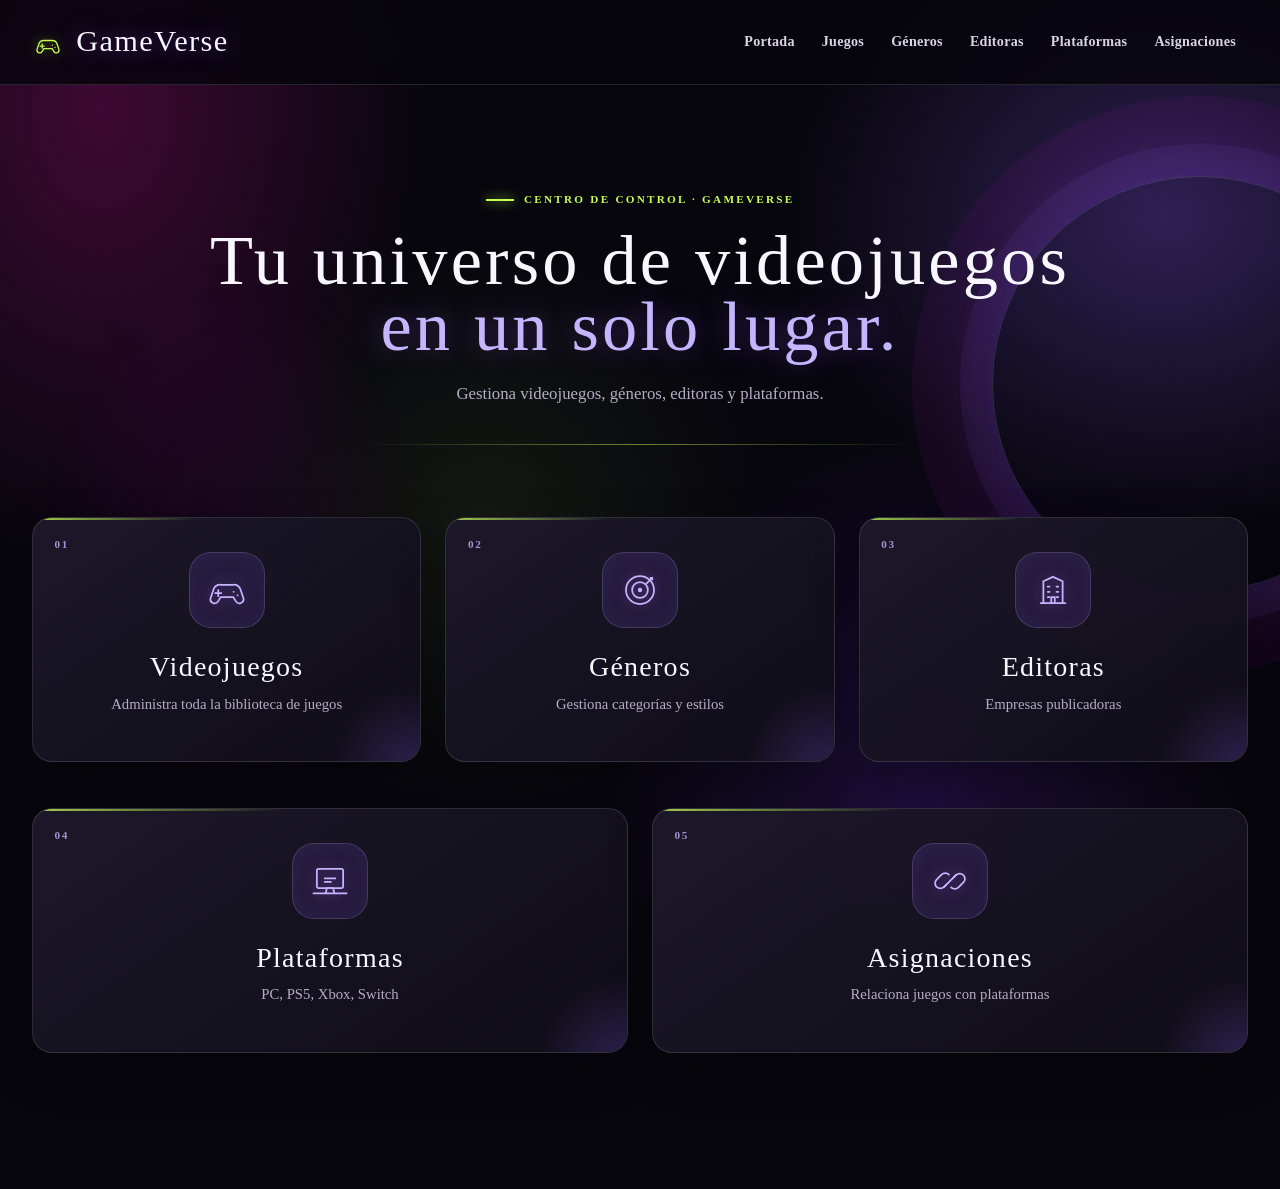
<file: index.html>
<!DOCTYPE html>
<html lang="es">
<head>
    <meta charset="UTF-8">
    <meta name="viewport" content="width=device-width, initial-scale=1.0">
    <title>GameVerse · Tu biblioteca de videojuegos</title>
    <link href="https://cdn.jsdelivr.net/npm/bootstrap@5.3.0/dist/css/bootstrap.min.css" rel="stylesheet">
    <link rel="stylesheet" href="css/styles.css">
    <link rel="icon" type="image/png" href="Images/videogame.png">
</head>
<body>

<nav class="navbar navbar-expand-lg">
    <div class="container">
        <a class="navbar-brand" href="portada.html"><span class="navbar-brand-icon" aria-hidden="true"><svg viewBox="0 0 48 48" focusable="false"><path d="M16.5 18h15a8.5 8.5 0 0 1 8.1 5.9l3.1 9.3a4.7 4.7 0 0 1-8.5 3.8l-3.1-5H16.9l-3.1 5a4.7 4.7 0 0 1-8.5-3.8l3.1-9.3A8.5 8.5 0 0 1 16.5 18Z"/><path d="M14 24v7M10.5 27.5h7M31.5 26h.1M36 30h.1"/></svg></span> GameVerse</a>
        <button class="navbar-toggle" type="button" aria-label="Abrir menú de navegación" aria-controls="main-navigation" aria-expanded="false">
            <span></span><span></span><span></span>
        </button>
        <div class="navbar-nav ms-auto" id="main-navigation">
            <a class="nav-link" href="portada.html">Portada</a>
            <a class="nav-link" href="videojuegos.html">Juegos</a>
            <a class="nav-link" href="generos.html">Géneros</a>
            <a class="nav-link" href="editoras.html">Editoras</a>
            <a class="nav-link" href="plataformas.html">Plataformas</a>
            <a class="nav-link" href="videojuego_plataforma.html">Asignaciones</a>
        </div>
    </div>
</nav>

<main class="container mt-5 home-page">
    <section class="home-hero text-center mb-5">
        <span class="hero-kicker">CENTRO DE CONTROL · GAMEVERSE</span>
        <h1>Tu universo de videojuegos<br><span>en un solo lugar.</span></h1>
        <p>Gestiona videojuegos, géneros, editoras y plataformas.</p>
        <div class="hero-divider" aria-hidden="true"></div>
    </section>

    <section class="row g-4" aria-label="Módulos de GameVerse">
        <div class="col-lg-4 col-md-6">
            <a href="videojuegos.html" class="text-decoration-none">
                <div class="card-custom text-center">
                    <span class="card-index">01</span>
                    <div class="card-icon" aria-hidden="true">
                        <svg viewBox="0 0 48 48" role="img" focusable="false">
                            <path d="M16.5 18h15a8.5 8.5 0 0 1 8.1 5.9l3.1 9.3a4.7 4.7 0 0 1-8.5 3.8l-3.1-5H16.9l-3.1 5a4.7 4.7 0 0 1-8.5-3.8l3.1-9.3A8.5 8.5 0 0 1 16.5 18Z"/>
                            <path d="M14 24v7M10.5 27.5h7M31.5 26h.1M36 30h.1"/>
                        </svg>
                    </div>
                    <h2 class="mt-3">Videojuegos</h2>
                    <p>Administra toda la biblioteca de juegos</p>
                </div>
            </a>
        </div>

        <div class="col-lg-4 col-md-6">
            <a href="generos.html" class="text-decoration-none">
                <div class="card-custom text-center">
                    <span class="card-index">02</span>
                    <div class="card-icon" aria-hidden="true">
                        <svg viewBox="0 0 48 48" role="img" focusable="false">
                            <circle cx="24" cy="24" r="16"/>
                            <circle cx="24" cy="24" r="9"/>
                            <circle cx="24" cy="24" r="2.5" class="icon-fill"/>
                            <path d="m31 17 7-7M36 10h2v2"/>
                        </svg>
                    </div>
                    <h2 class="mt-3">Géneros</h2>
                    <p>Gestiona categorías y estilos</p>
                </div>
            </a>
        </div>

        <div class="col-lg-4 col-md-6">
            <a href="editoras.html" class="text-decoration-none">
                <div class="card-custom text-center">
                    <span class="card-index">03</span>
                    <div class="card-icon" aria-hidden="true">
                        <svg viewBox="0 0 48 48" role="img" focusable="false">
                            <path d="M10 39h28M13 39V14l11-5 11 5v25M18 20h2M28 20h2M18 26h2M28 26h2M18 32h2M28 32h2"/>
                            <path d="M22 39v-7h4v7"/>
                        </svg>
                    </div>
                    <h2 class="mt-3">Editoras</h2>
                    <p>Empresas publicadoras</p>
                </div>
            </a>
        </div>

        <div class="col-lg-6 col-md-6">
            <a href="plataformas.html" class="text-decoration-none">
                <div class="card-custom text-center">
                    <span class="card-index">04</span>
                    <div class="card-icon" aria-hidden="true">
                        <svg viewBox="0 0 48 48" role="img" focusable="false">
                            <rect x="9" y="10" width="30" height="22" rx="2"/>
                            <path d="M5 38h38M19 38l1.5-6h7l1.5 6"/>
                            <path d="M18 21h12M18 25h7"/>
                        </svg>
                    </div>
                    <h2 class="mt-3">Plataformas</h2>
                    <p>PC, PS5, Xbox, Switch</p>
                </div>
            </a>
        </div>

        <div class="col-lg-6 col-md-6">
            <a href="videojuego_plataforma.html" class="text-decoration-none">
                <div class="card-custom text-center">
                    <span class="card-index">05</span>
                    <div class="card-icon" aria-hidden="true">
                        <svg viewBox="0 0 48 48" role="img" focusable="false">
                            <path d="m20 28-2.8 2.8a6 6 0 0 1-8.5-8.5l5.6-5.6a6 6 0 0 1 8.5 0"/>
                            <path d="m28 20 2.8-2.8a6 6 0 0 1 8.5 8.5l-5.6 5.6a6 6 0 0 1-8.5 0"/>
                            <path d="m17 31 14-14"/>
                        </svg>
                    </div>
                    <h2 class="mt-3">Asignaciones</h2>
                    <p>Relaciona juegos con plataformas</p>
                </div>
            </a>
        </div>
    </section>
</main>
<script src="js/navigation.js"></script>
</body>
</html>
</file>
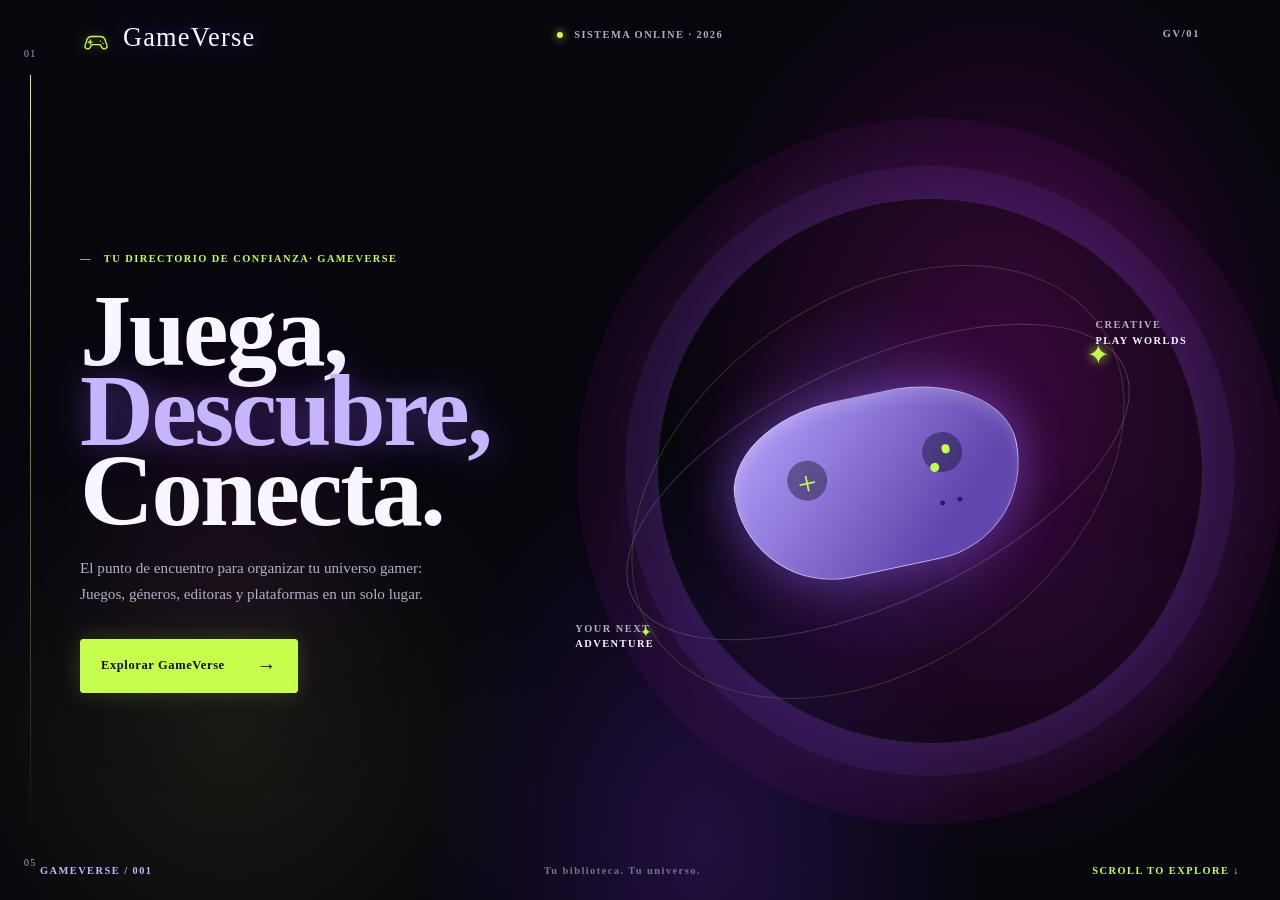
<file: portada.html>
<!DOCTYPE html>
<html lang="es">
<head>
    <meta charset="UTF-8">
    <meta name="viewport" content="width=device-width, initial-scale=1.0">
    <title>GameVerse · Explora tu universo</title>
    <link rel="stylesheet" href="css/styles.css">
    <link rel="icon" type="image/png" href="Images/videogame.png">
</head>
<body class="landing-page">
    <main class="landing-main">
        <a class="landing-mark navbar-brand" href="portada.html"><span class="navbar-brand-icon" aria-hidden="true"><svg viewBox="0 0 48 48" focusable="false"><path d="M16.5 18h15a8.5 8.5 0 0 1 8.1 5.9l3.1 9.3a4.7 4.7 0 0 1-8.5 3.8l-3.1-5H16.9l-3.1 5a4.7 4.7 0 0 1-8.5-3.8l3.1-9.3A8.5 8.5 0 0 1 16.5 18Z"/><path d="M14 24v7M10.5 27.5h7M31.5 26h.1M36 30h.1"/></svg></span> GameVerse</a>
        <span class="landing-status"><i></i> SISTEMA ONLINE · 2026</span>
        <span class="landing-corner-mark">GV<span>/</span>01</span>
        <div class="landing-rail" aria-hidden="true">
            <span>01</span>
            <b></b>
            <span>05</span>
        </div>

        <section class="landing-copy">
            <p class="landing-kicker">TU DIRECTORIO DE CONFIANZA· GAMEVERSE</p>
            <h1>Juega,<br><em>Descubre,</em><br>Conecta.</h1>
            <p class="landing-description">
                El punto de encuentro para organizar tu universo gamer:
                Juegos, géneros, editoras y plataformas en un solo lugar.
            </p>
            <a class="landing-cta" href="index.html">
                Explorar GameVerse <span>→</span>
            </a> 
        </section>

        <section class="landing-art" aria-label="Universo visual de GameVerse">
            <div class="orbit orbit-one"></div>
            <div class="orbit orbit-two"></div>
            <div class="landing-star star-one">✦</div>
            <div class="landing-star star-two">✦</div>
            <div class="landing-glow"></div>
            <div class="controller-art" aria-hidden="true">
                <span class="controller-dot dot-one"></span>
                <span class="controller-dot dot-two"></span>
                <span class="controller-cross">+</span>
                <span class="controller-buttons">● ●</span>
            </div>
            <p class="art-label label-top">CREATIVE<br><strong>PLAY WORLDS</strong></p>
            <p class="art-label label-bottom">YOUR NEXT<br><strong>ADVENTURE</strong></p>
        </section>
    </main>

    <footer class="landing-footer">
        <span>GAMEVERSE / 001</span>
        <span>Tu biblioteca. Tu universo.</span>
        <span class="footer-scroll">SCROLL TO EXPLORE ↓</span>
    </footer>
</body>
</html>
</file>
<file: css/styles.css>
:root {
    --ink: #07060d;
    --surface: #12101c;
    --surface-raised: #1a1627;
    --purple: #8b5cf6;
    --purple-light: #c4b5fd;
    --purple-deep: #5b21b6;
    --lime: #c7ff4f;
    --lime-soft: #e4ff9a;
    --white: #f8f7ff;
    --muted: #b4aec5;
    --line: rgba(255, 255, 255, 0.12);
}

* { box-sizing: border-box; }

html { overflow-x: hidden; }

img, svg, video { max-width: 100%; height: auto; }

body {
    min-height: 100vh;
    margin: 0;
    color: var(--white);
    font-family: 'Margarine', cursive;
    isolation: isolate;
    background:
        radial-gradient(ellipse 30rem 42rem at 8% 12%, rgba(236, 19, 177, .24), transparent 68%),
        radial-gradient(ellipse 34rem 28rem at 91% 24%, rgba(139, 92, 246, .3), transparent 70%),
        radial-gradient(ellipse 28rem 36rem at 72% 92%, rgba(91, 33, 182, .28), transparent 70%),
        radial-gradient(circle at 38% 58%, rgba(199, 255, 79, .07), transparent 18rem),
        #07060d;
    background-attachment: fixed;
}

body::before {
    content: '';
    position: fixed;
    inset: 0;
    z-index: -1;
    pointer-events: none;
    opacity: .72;
    background:
        radial-gradient(ellipse 18rem 32rem at 18% 68%, rgba(213, 16, 218, .28), transparent 68%),
        radial-gradient(ellipse 26rem 15rem at 82% 73%, rgba(126, 42, 220, .22), transparent 70%),
        linear-gradient(rgba(255,255,255,.025) 1px, transparent 1px),
        linear-gradient(90deg, rgba(255,255,255,.025) 1px, transparent 1px);
    background-size: auto, auto, 48px 48px, 48px 48px;
    filter: blur(18px);
    mask-image: linear-gradient(to bottom, black 20%, transparent 92%);
}

body::after {
    content: '';
    position: fixed;
    z-index: -1;
    top: 11rem;
    right: -8rem;
    width: 26rem;
    height: 26rem;
    border: 1px solid rgba(196, 181, 253, .19);
    border-radius: 50%;
    box-shadow:
        0 0 0 2rem rgba(139, 92, 246, .08),
        0 0 0 5rem rgba(213, 16, 218, .06),
        0 0 70px rgba(139, 92, 246, .18);
    pointer-events: none;
}

h1, h2, h3, .navbar-brand {
    color: var(--white);
    font-family: 'Margarine', cursive;
    letter-spacing: .045em;
}

h1 { font-size: clamp(2.45rem, 6vw, 4.4rem); line-height: .95; margin-bottom: .75rem; }
h2 { font-size: 2rem; }
h3 { font-size: 1.55rem; }
p { color: var(--muted); line-height: 1.7; }
.page-title {
    display: flex;
    align-items: center;
    gap: .8rem;
}
.page-title-icon {
    display: inline-grid;
    width: 52px;
    height: 52px;
    flex: 0 0 52px;
    place-items: center;
    background: rgba(139, 92, 246, .12);
    border: 1px solid rgba(196, 181, 253, .2);
    border-radius: 15px;
    box-shadow: inset 0 0 18px rgba(139, 92, 246, .08);
}
.page-title-icon svg {
    width: 31px;
    height: 31px;
    fill: none;
    stroke: var(--purple-light);
    stroke-linecap: round;
    stroke-linejoin: round;
    stroke-width: 2;
    filter: drop-shadow(0 0 7px rgba(139, 92, 246, .4));
}
.page-title-icon .icon-fill { fill: var(--purple-light); stroke: none; }

/* Navegación */
.navbar {
    position: sticky;
    top: 0;
    z-index: 1000;
    padding: 14px 0;
    background: rgba(7, 6, 13, 0.82) !important;
    border-bottom: 1px solid var(--line);
    backdrop-filter: blur(16px);
}

.navbar .container { margin-top: 0; min-height: 42px; }

.navbar-brand {
    color: var(--white) !important;
    font-size: 1.9rem;
    text-shadow: 0 0 22px rgba(139, 92, 246, .55);
}

.navbar-brand-icon {
    display: inline-grid;
    width: 32px;
    height: 32px;
    margin-right: .2rem;
    vertical-align: middle;
    place-items: center;
}
.navbar-brand-icon svg {
    width: 28px;
    height: 28px;
    fill: none;
    stroke: var(--lime);
    stroke-linecap: round;
    stroke-linejoin: round;
    stroke-width: 2.2;
    filter: drop-shadow(0 0 6px rgba(199, 255, 79, .42));
}

.navbar-nav { align-items: center; gap: 3px; }

.navbar-toggle {
    display: none;
    width: 45px;
    height: 42px;
    padding: .7rem;
    color: var(--lime);
    background: rgba(139, 92, 246, .12);
    border: 1px solid rgba(199, 255, 79, .35);
    border-radius: 10px;
    cursor: pointer;
}
.navbar-toggle span {
    display: block;
    width: 100%;
    height: 2px;
    margin: 4px 0;
    background: currentColor;
    border-radius: 2px;
    transition: transform .25s ease, opacity .25s ease;
}

.nav-link {
    position: relative;
    padding: .55rem .75rem !important;
    color: #d9d4e6 !important;
    font-size: .88rem;
    font-weight: 700;
    letter-spacing: .02em;
    transition: color .25s ease, background-color .25s ease;
}

.nav-link::after {
    content: '';
    position: absolute;
    right: .75rem;
    bottom: .25rem;
    left: .75rem;
    height: 2px;
    border-radius: 2px;
    background: var(--lime);
    transform: scaleX(0);
    transition: transform .25s ease;
}

.nav-link:hover, .nav-link:focus { color: var(--lime) !important; }
.nav-link:hover::after, .nav-link:focus::after { transform: scaleX(1); }

/* Área y paneles */
.container { position: relative; max-width: 1240px; margin-top: 48px; }
.container.mt-5 { margin-top: 3rem !important; margin-bottom: 4rem; }

.card-custom {
    position: relative;
    overflow: hidden;
    min-height: 180px;
    margin-bottom: 24px;
    padding: clamp(1.5rem, 4vw, 2.5rem);
    border: 1px solid var(--line);
    border-radius: 20px;
    background: linear-gradient(145deg, rgba(29, 25, 43, .96), rgba(15, 13, 23, .96));
    box-shadow: 0 18px 45px rgba(0, 0, 0, .28);
    transition: transform .3s ease, border-color .3s ease, box-shadow .3s ease;
}

.card-custom::after {
    content: '';
    position: absolute;
    top: 0;
    left: 0;
    width: 42%;
    height: 2px;
    background: linear-gradient(90deg, var(--lime), transparent);
    opacity: .8;
}

.card-custom::before {
    content: '';
    position: absolute;
    width: 190px;
    height: 190px;
    right: -95px;
    bottom: -110px;
    border-radius: 50%;
    background: radial-gradient(circle, rgba(139, 92, 246, .28), transparent 68%);
    pointer-events: none;
}

a .card-custom:hover {
    transform: translateY(-8px);
    border-color: rgba(199, 255, 79, .56);
    box-shadow: 0 22px 50px rgba(91, 33, 182, .3), 0 0 0 1px rgba(199, 255, 79, .08);
}

a .card-custom:hover h2 { color: var(--lime); }
.card-custom h1, .card-custom h2, .card-custom h3, .card-custom p, .card-custom input, .card-custom .mt-3, .card-custom .lista-contenedor, .card-custom .id-help { position: relative; z-index: 1; }

.id-help {
    display: grid;
    gap: .25rem;
    margin: 1.25rem 0;
    padding: .9rem 1rem;
    border: 1px solid rgba(199, 255, 79, .3);
    border-left: 3px solid var(--lime);
    border-radius: 10px;
    background: rgba(199, 255, 79, .07);
    color: var(--muted);
    font-size: .86rem;
}

.id-help strong { color: var(--lime-soft); }
.id-help a { color: var(--purple-light); text-decoration: none; }
.id-help a:hover, .id-help a:focus { color: var(--lime); text-decoration: underline; }

/* Portada */
.home-page { padding-bottom: 3rem; }
.home-hero { position: relative; padding: 3.2rem 1rem 1.5rem; }
.hero-kicker {
    display: inline-flex;
    align-items: center;
    gap: .65rem;
    color: var(--lime);
    font-size: .7rem;
    font-weight: 800;
    letter-spacing: .2em;
}
.hero-kicker::before {
    content: '';
    width: 28px;
    height: 2px;
    background: var(--lime);
    box-shadow: 0 0 12px var(--lime);
}
.home-hero h1 { margin-top: 1.15rem; }
.home-hero h1 span { color: var(--purple-light); text-shadow: 0 0 28px rgba(139, 92, 246, .42); }
.home-hero p { max-width: 560px; margin: 1.25rem auto 0; font-size: 1.05rem; }
.hero-divider {
    width: min(100%, 560px);
    height: 1px;
    margin: 2.2rem auto 0;
    background: linear-gradient(90deg, transparent, rgba(199, 255, 79, .5), transparent);
}
.home-page .row { --bs-gutter-y: 1.35rem; }
.home-page .card-custom { min-height: 245px; padding-top: 2.15rem; }
.card-index {
    position: absolute;
    top: 1.15rem;
    left: 1.35rem;
    color: var(--purple-light);
    font-size: .7rem;
    font-weight: 800;
    letter-spacing: .15em;
    opacity: .8;
}
.card-icon {
    position: relative;
    z-index: 1;
    display: grid;
    width: 76px;
    height: 76px;
    margin: 0 auto;
    place-items: center;
    background: rgba(139, 92, 246, .12);
    border: 1px solid rgba(196, 181, 253, .2);
    border-radius: 22px;
    box-shadow: inset 0 0 22px rgba(139, 92, 246, .08);
    transition: transform .3s ease, background .3s ease;
}
.card-icon svg {
    width: 42px;
    height: 42px;
    overflow: visible;
    fill: none;
    stroke: var(--purple-light);
    stroke-linecap: round;
    stroke-linejoin: round;
    stroke-width: 2;
    filter: drop-shadow(0 0 8px rgba(139, 92, 246, .45));
    transition: stroke .3s ease, filter .3s ease;
}
.card-icon .icon-fill { fill: var(--purple-light); stroke: none; }
.card-custom:hover .card-icon {
    transform: scale(1.08) rotate(-3deg);
    background: rgba(199, 255, 79, .12);
}
.card-custom:hover .card-icon svg {
    stroke: var(--lime);
    filter: drop-shadow(0 0 9px rgba(199, 255, 79, .6));
}
.card-custom:hover .card-icon .icon-fill { fill: var(--lime); }
.home-page .card-custom h2 { margin-top: 1.35rem !important; font-size: 1.75rem; }
.home-page .card-custom p { margin-bottom: 0; font-size: .92rem; }

/* Portada inmersiva */
.landing-page {
    min-height: 100vh;
    overflow-x: hidden;
    background:
        radial-gradient(ellipse 30rem 42rem at 78% 45%, rgba(221, 14, 207, .24), transparent 68%),
        radial-gradient(ellipse 25rem 35rem at 55% 94%, rgba(91, 33, 182, .3), transparent 70%),
        radial-gradient(circle at 18% 82%, rgba(199, 255, 79, .08), transparent 20rem),
        #07060d;
}
.landing-page::before { opacity: .58; }
.landing-page::after {
    top: 22%;
    right: 6%;
    width: 34rem;
    height: 34rem;
    border-color: rgba(196, 181, 253, .16);
    box-shadow:
        0 0 0 2rem rgba(139, 92, 246, .09),
        0 0 0 5rem rgba(213, 16, 218, .06),
        0 0 90px rgba(139, 92, 246, .2);
}
.landing-mark, .landing-status, .landing-corner-mark { position: absolute; z-index: 2; }
.landing-mark { top: 1.4rem; left: 0; font-size: 1.65rem; text-decoration: none; }
.landing-status { top: 1.8rem; left: 50%; transform: translateX(-50%); }
.landing-corner-mark { top: 1.75rem; right: 0; color: var(--muted); font-size: .65rem; font-weight: 800; letter-spacing: .16em; }
.landing-corner-mark span { color: var(--lime); }
.landing-status, .landing-menu-link, .landing-footer, .art-label, .landing-kicker {
    font-size: .65rem;
    font-weight: 800;
    letter-spacing: .14em;
}
.landing-status { color: var(--muted); }
.landing-status i {
    display: inline-block;
    width: 6px;
    height: 6px;
    margin-right: .45rem;
    background: var(--lime);
    border-radius: 50%;
    box-shadow: 0 0 10px var(--lime);
}
.landing-main {
    position: relative;
    display: grid;
    grid-template-columns: minmax(300px, .85fr) minmax(420px, 1.15fr);
    align-items: center;
    width: min(100% - 10rem, 1190px);
    min-height: 100vh;
    margin: 0 auto;
    padding-top: 4rem;
}
.landing-rail {
    position: absolute;
    top: 3rem;
    bottom: 2rem;
    left: -3.5rem;
    display: flex;
    flex-direction: column;
    align-items: center;
    justify-content: space-between;
    color: var(--muted);
    font-size: .62rem;
    letter-spacing: .12em;
}
.landing-rail b { flex: 1; width: 1px; margin: 1rem 0; background: linear-gradient(var(--lime), transparent); }
.landing-copy { position: relative; z-index: 1; padding: 2rem 0 4rem; }
.landing-kicker { color: var(--lime); }
.landing-kicker::before { content: '—'; margin-right: .75rem; }
.landing-copy h1 {
    margin: 1.5rem 0;
    color: var(--white);
    font-size: clamp(4rem, 8vw, 7.5rem);
    line-height: .78;
    letter-spacing: -.025em;
}
.landing-copy h1 em { color: var(--purple-light); font-style: normal; text-shadow: 0 0 35px rgba(139, 92, 246, .5); }
.landing-description { max-width: 380px; margin-bottom: 2rem; font-size: .95rem; }
.landing-cta {
    display: inline-flex;
    align-items: center;
    gap: 2rem;
    padding: .95rem 1.25rem;
    color: #101009;
    font-size: .78rem;
    font-weight: 800;
    letter-spacing: .05em;
    text-decoration: none;
    background: var(--lime);
    border: 1px solid var(--lime);
    border-radius: 3px;
    box-shadow: 0 0 25px rgba(199, 255, 79, .18);
    transition: transform .25s ease, box-shadow .25s ease;
}
.landing-cta span { font-size: 1.2rem; }
.landing-cta:hover { color: #101009; transform: translateY(-4px); box-shadow: 0 12px 30px rgba(199, 255, 79, .25); }
.landing-enter-link { display: inline-block; margin-left: 1.25rem; color: var(--white); font-size: .75rem; font-weight: 800; letter-spacing: .04em; text-decoration: none; }
.landing-enter-link span { margin-left: .35rem; color: var(--lime); font-size: 1rem; }
.landing-enter-link:hover { color: var(--lime); }
.landing-art { position: relative; min-height: 530px; overflow: hidden; }
.landing-glow {
    position: absolute;
    top: 50%;
    left: 50%;
    width: 25rem;
    height: 25rem;
    transform: translate(-50%, -50%);
    background: radial-gradient(circle, rgba(139, 92, 246, .3), transparent 65%);
    filter: blur(8px);
}
.orbit { position: absolute; top: 50%; left: 50%; border: 1px solid rgba(196, 181, 253, .25); border-radius: 50%; transform: translate(-50%, -50%) rotate(-25deg); }
.orbit-one { width: 34rem; height: 15rem; animation: orbit-drift 12s ease-in-out infinite alternate; }
.orbit-two { width: 23rem; height: 34rem; transform: translate(-50%, -50%) rotate(55deg); border-color: rgba(199, 255, 79, .18); animation: orbit-drift-two 15s ease-in-out infinite alternate; }
.controller-art {
    position: absolute;
    top: 50%;
    left: 50%;
    width: 18rem;
    height: 11rem;
    transform: translate(-50%, -50%) rotate(-12deg);
    background: linear-gradient(135deg, #b9a5ff, #6046ae 75%);
    border: 1px solid rgba(255, 255, 255, .45);
    border-radius: 42% 42% 35% 35% / 45% 45% 58% 58%;
    box-shadow: 0 0 50px rgba(139, 92, 246, .48), inset 0 8px 14px rgba(255, 255, 255, .16);
    animation: controller-float 5s ease-in-out infinite;
}
.controller-art::before, .controller-art::after { content: ''; position: absolute; top: 3.2rem; width: 2.5rem; height: 2.5rem; background: rgba(18, 12, 36, .42); border-radius: 50%; }
.controller-art::before { left: 3.4rem; }
.controller-art::after { right: 3.4rem; }
.controller-dot { position: absolute; z-index: 1; width: .55rem; height: .55rem; background: var(--lime); border-radius: 50%; }
.dot-one { top: 4rem; right: 4.1rem; }
.dot-two { top: 5rem; right: 5rem; }
.controller-cross { position: absolute; top: 3.8rem; left: 4rem; z-index: 1; color: var(--lime); font-size: 2.1rem; line-height: .8; }
.controller-buttons { position: absolute; right: 3.7rem; bottom: 3rem; z-index: 1; color: #2b185e; font-size: .7rem; letter-spacing: .25rem; }
.landing-star { position: absolute; z-index: 1; color: var(--lime); text-shadow: 0 0 12px var(--lime); animation: star-pulse 2.8s ease-in-out infinite; }
.star-one { top: 23%; right: 14%; font-size: 1.7rem; }
.star-two { bottom: 20%; left: 13%; font-size: .9rem; }
.art-label { position: absolute; color: var(--muted); line-height: 1.5; }
.art-label strong { color: var(--white); }
.label-top { top: 17%; right: 2%; }
.label-bottom { bottom: 16%; left: 3%; }
.landing-footer { position: absolute; right: 2.5rem; bottom: 1.5rem; left: 2.5rem; display: flex; justify-content: space-between; color: #777185; }
.landing-footer span:first-child { color: var(--purple-light); }
.footer-scroll { color: var(--lime); }

@keyframes controller-float {
    0%, 100% { transform: translate(-50%, -50%) rotate(-12deg) translateY(0); }
    50% { transform: translate(-50%, -50%) rotate(-8deg) translateY(-15px); }
}
@keyframes orbit-drift {
    from { transform: translate(-50%, -50%) rotate(-25deg) scale(1); }
    to { transform: translate(-50%, -50%) rotate(-16deg) scale(1.06); }
}
@keyframes orbit-drift-two {
    from { transform: translate(-50%, -50%) rotate(55deg); }
    to { transform: translate(-50%, -50%) rotate(68deg); }
}
@keyframes star-pulse {
    0%, 100% { opacity: .45; transform: scale(.8) rotate(0); }
    50% { opacity: 1; transform: scale(1.25) rotate(20deg); }
}

/* Formularios */
input.form-control, input {
    min-height: 53px;
    margin-bottom: 12px;
    padding: .8rem 1rem !important;
    color: var(--white) !important;
    font-size: 1rem !important;
    font-weight: 500;
    background: rgba(5, 4, 10, .45) !important;
    border: 1px solid rgba(196, 181, 253, .22) !important;
    border-radius: 10px !important;
    box-shadow: inset 0 1px 0 rgba(255,255,255,.025);
    transition: border-color .2s ease, box-shadow .2s ease, background .2s ease;
}

input::placeholder { color: #938ca5 !important; }
input:focus {
    background: rgba(16, 11, 28, .9) !important;
    border-color: var(--purple-light) !important;
    box-shadow: 0 0 0 .22rem rgba(139, 92, 246, .18) !important;
}

/* Botones */
.btn-primary, .btn-success {
    min-width: 178px;
    margin: 0 8px 10px 0;
    padding: .78rem 1.15rem;
    border: 1px solid transparent !important;
    border-radius: 10px;
    font-size: .9rem;
    font-weight: 800;
    letter-spacing: .02em;
    transition: transform .2s ease, box-shadow .2s ease, filter .2s ease;
}

.btn-primary { color: var(--white); background: linear-gradient(135deg, #6d28d9, #9b6cff); }
.btn-success { color: #14100a; background: linear-gradient(135deg, var(--lime), #99d936); }
.btn-primary:hover, .btn-success:hover { filter: brightness(1.08); transform: translateY(-3px); }
.btn-primary:hover { box-shadow: 0 10px 23px rgba(124, 58, 237, .38); }
.btn-success:hover { box-shadow: 0 10px 23px rgba(199, 255, 79, .22); }
.btn:focus-visible { box-shadow: 0 0 0 .24rem rgba(199, 255, 79, .35) !important; }

/* Registros cargados desde Supabase */
.lista-contenedor { display: grid; gap: 12px; }
.lista-item {
    padding: 1rem 1.1rem;
    color: var(--muted);
    line-height: 1.65;
    background: rgba(6, 5, 11, .42);
    border: 1px solid rgba(255, 255, 255, .08);
    border-left: 3px solid var(--purple);
    border-radius: 10px;
    transition: transform .2s ease, border-color .2s ease, background .2s ease;
}

.lista-item strong { color: var(--white); font-size: 1.04rem; }
.lista-item:hover { transform: translateX(4px); border-left-color: var(--lime); background: rgba(32, 25, 50, .68); }
.lista-item.lista-error {
    color: #ffb4ab;
    border-left-color: #ff6b6b;
}

.records-section { margin-top: 1.75rem; }
.records-heading {
    display: flex;
    align-items: center;
    justify-content: space-between;
    gap: 1rem;
    margin-bottom: .85rem;
}
.records-heading h2 {
    margin: 0;
    color: var(--white);
    font-size: clamp(1.15rem, 2.5vw, 1.45rem);
}
.records-count {
    flex: 0 0 auto;
    padding: .3rem .65rem;
    color: var(--lime-soft);
    font-size: .75rem;
    font-weight: 700;
    background: rgba(199, 255, 79, .08);
    border: 1px solid rgba(199, 255, 79, .2);
    border-radius: 999px;
}
.reference-lists {
    display: grid;
    grid-template-columns: repeat(auto-fit, minmax(min(100%, 260px), 1fr));
    gap: 1.25rem;
    margin: 1.25rem 0;
}
.reference-lists .records-section { min-width: 0; margin-top: 0; }
.reference-lists .lista-contenedor { max-height: 280px; overflow-y: auto; padding-right: .35rem; }
.reference-lists .lista-item { padding: .75rem .9rem; }

@media (max-width: 991px) {
    .navbar .container { width: 100%; justify-content: center; gap: 8px 20px; }
    .navbar-nav { justify-content: center; flex-wrap: wrap; }
    .nav-link { font-size: .8rem; padding: .35rem .5rem !important; }
    .container { max-width: calc(100% - 2rem); }
}

@media (max-width: 575px) {
    .navbar { padding: 10px 0; }
    .navbar .container { position: relative; max-width: 100%; padding-right: 1rem; padding-left: 1rem; }
    .navbar-brand { font-size: 1.5rem; }
    .navbar-toggle {
        display: block;
        margin-left: auto;
    }
    .navbar-nav {
        position: absolute;
        top: calc(100% + .8rem);
        right: 1rem;
        left: 1rem;
        display: flex;
        flex-direction: column;
        align-items: stretch;
        gap: .35rem;
        padding: .85rem;
        background:
            radial-gradient(circle at 90% 0%, rgba(139, 92, 246, .24), transparent 12rem),
            rgba(10, 8, 19, .97);
        border: 1px solid rgba(196, 181, 253, .24);
        border-radius: 16px;
        box-shadow: 0 20px 45px rgba(0, 0, 0, .45), 0 0 0 1px rgba(199, 255, 79, .06);
        opacity: 0;
        pointer-events: none;
        transform: translateY(-10px) scale(.98);
        transform-origin: top right;
        transition: opacity .25s ease, transform .25s ease;
    }
    .navbar-nav::before {
        content: 'GAMEVERSE / NAVIGATION';
        padding: .2rem .7rem .55rem;
        color: var(--lime);
        font-size: .62rem;
        font-weight: 800;
        letter-spacing: .14em;
        border-bottom: 1px solid rgba(255, 255, 255, .1);
    }
    .navbar.menu-open .navbar-nav {
        opacity: 1;
        pointer-events: auto;
        transform: translateY(0) scale(1);
    }
    .navbar.menu-open .navbar-toggle span:nth-child(1) { transform: translateY(6px) rotate(45deg); }
    .navbar.menu-open .navbar-toggle span:nth-child(2) { opacity: 0; }
    .navbar.menu-open .navbar-toggle span:nth-child(3) { transform: translateY(-6px) rotate(-45deg); }
    .nav-link { padding: .62rem .7rem !important; text-align: left; font-size: .9rem; border-radius: 8px; }
    .nav-link:hover, .nav-link:focus { background: rgba(139, 92, 246, .16); }
    .nav-link::after { right: .7rem; bottom: .35rem; left: .7rem; }
    .container.mt-5 { width: calc(100% - 2rem); max-width: none; margin-top: 1.5rem !important; margin-bottom: 2rem; }
    .home-hero { padding-top: 2rem; }
    .home-hero h1 { font-size: clamp(2.25rem, 12vw, 3.4rem); }
    .home-hero p { font-size: .95rem; }
    .card-custom { border-radius: 16px; }
    .card-custom h1 { font-size: clamp(2.2rem, 11vw, 3rem); }
    .card-custom { padding: 1.4rem; }
    .lista-item { overflow-wrap: anywhere; }
    .btn-primary, .btn-success { width: 100%; margin-right: 0; }
    input.form-control, input { width: 100%; min-height: 50px; }
}

@media (max-width: 800px) {
    .landing-mark { left: 1rem; }
    .landing-status { display: none; }
    .landing-corner-mark { right: 1rem; }
    .landing-main { display: block; width: min(100% - 2rem, 620px); min-height: auto; padding-top: 0; }
    .landing-rail { display: none; }
    .landing-copy { padding: 5.5rem .5rem 1.5rem; }
    .landing-copy h1 { margin: 1.1rem 0 1.35rem; font-size: clamp(3.35rem, 16vw, 6.5rem); line-height: .82; }
    .landing-description { max-width: 31rem; margin-bottom: 1.5rem; font-size: .9rem; line-height: 1.55; }
    .landing-art { min-height: 360px; }
    .landing-glow { width: 19rem; height: 19rem; }
    .orbit-one { width: 25rem; height: 11rem; }
    .orbit-two { width: 17rem; height: 25rem; }
    .controller-art { width: 14rem; height: 8.5rem; }
    .controller-art::before, .controller-art::after { top: 2.45rem; width: 1.9rem; height: 1.9rem; }
    .controller-art::before { left: 2.65rem; }
    .controller-art::after { right: 2.65rem; }
    .controller-cross { top: 2.95rem; left: 3rem; font-size: 1.7rem; }
    .dot-one { top: 3rem; right: 3.2rem; }
    .dot-two { top: 3.8rem; right: 3.9rem; }
    .controller-buttons { right: 2.8rem; bottom: 2.2rem; }
    .label-top { top: 11%; right: 3%; }
    .label-bottom { bottom: 10%; left: 3%; }
    .landing-footer { position: relative; right: auto; bottom: auto; left: auto; gap: 1rem; margin: 0 1rem; padding: 1rem 0; font-size: .55rem; }
    .landing-footer span:nth-child(2) { display: none; }
    .landing-enter-link { display: block; margin: 1.2rem 0 0; }
}

@media (max-width: 575px) {
    .landing-page { background:
        radial-gradient(circle at 80% 48%, rgba(91, 33, 182, .3), transparent 17rem),
        #07060d;
    }
    .landing-mark { top: 1rem; left: .5rem; font-size: 1.35rem; }
    .landing-corner-mark { top: 1.35rem; right: .5rem; font-size: .58rem; }
    .landing-copy { padding: 5rem .25rem 1rem; }
    .landing-kicker { max-width: 16rem; font-size: .58rem; line-height: 1.5; }
    .landing-copy h1 { font-size: clamp(3rem, 15vw, 4.7rem); }
    .landing-cta { width: min(100%, 15rem); justify-content: space-between; padding: .85rem 1rem; }
    .landing-art { min-height: 315px; }
    .landing-glow { width: 16rem; height: 16rem; }
    .orbit-one { width: 21rem; height: 9rem; }
    .orbit-two { width: 14rem; height: 21rem; }
    .controller-art { width: 12rem; height: 7.3rem; }
    .controller-art::before, .controller-art::after { top: 2.1rem; width: 1.55rem; height: 1.55rem; }
    .controller-art::before { left: 2.25rem; }
    .controller-art::after { right: 2.25rem; }
    .controller-cross { top: 2.45rem; left: 2.55rem; font-size: 1.45rem; }
    .dot-one { top: 2.55rem; right: 2.7rem; }
    .dot-two { top: 3.2rem; right: 3.25rem; }
    .controller-buttons { right: 2.35rem; bottom: 1.85rem; font-size: .55rem; }
    .art-label { font-size: .5rem; }
    .label-top { top: 9%; right: 1%; }
    .label-bottom { bottom: 8%; left: 1%; }
    .landing-footer { margin: 0 .5rem; font-size: .5rem; }
}

@media (prefers-reduced-motion: reduce) {
    .orbit-one, .orbit-two, .controller-art, .landing-star { animation: none; }
    .landing-cta, .landing-enter-link, .navbar-nav, .navbar-toggle span { transition: none; }
}
</file>
